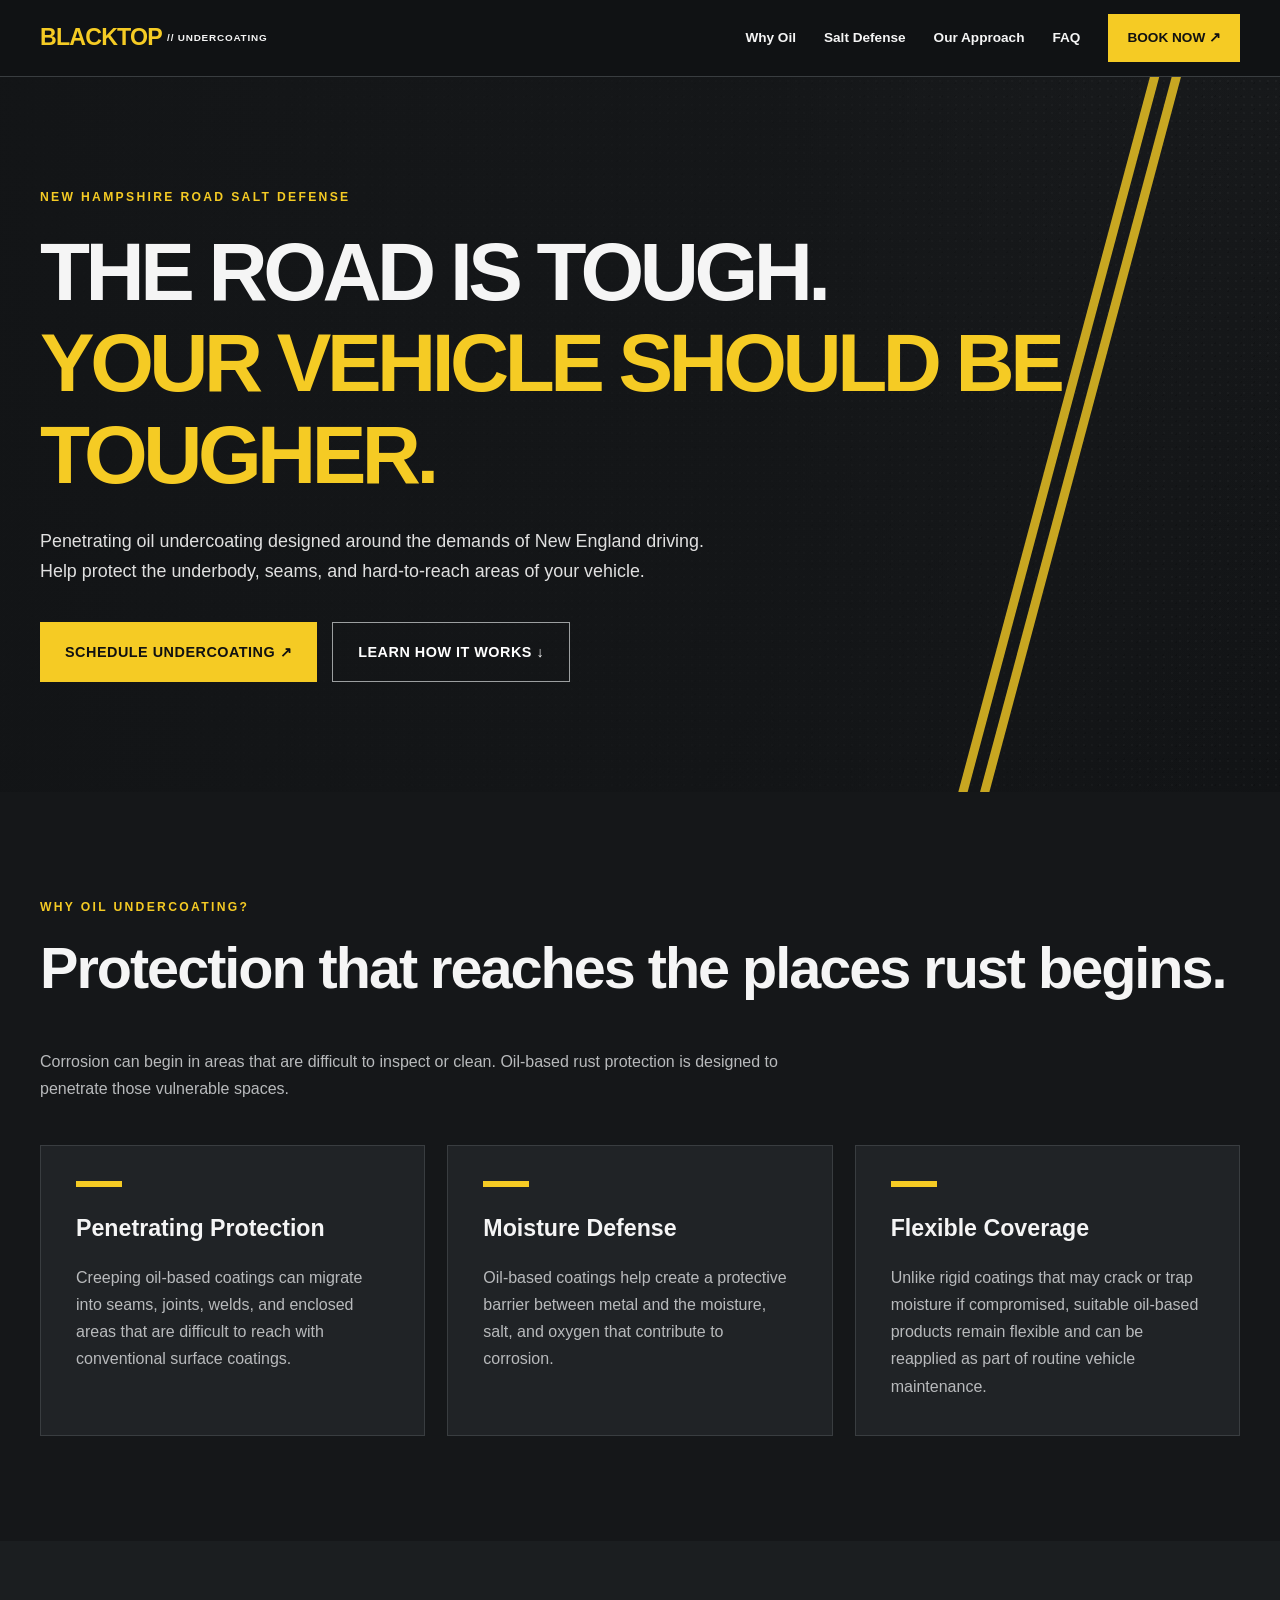
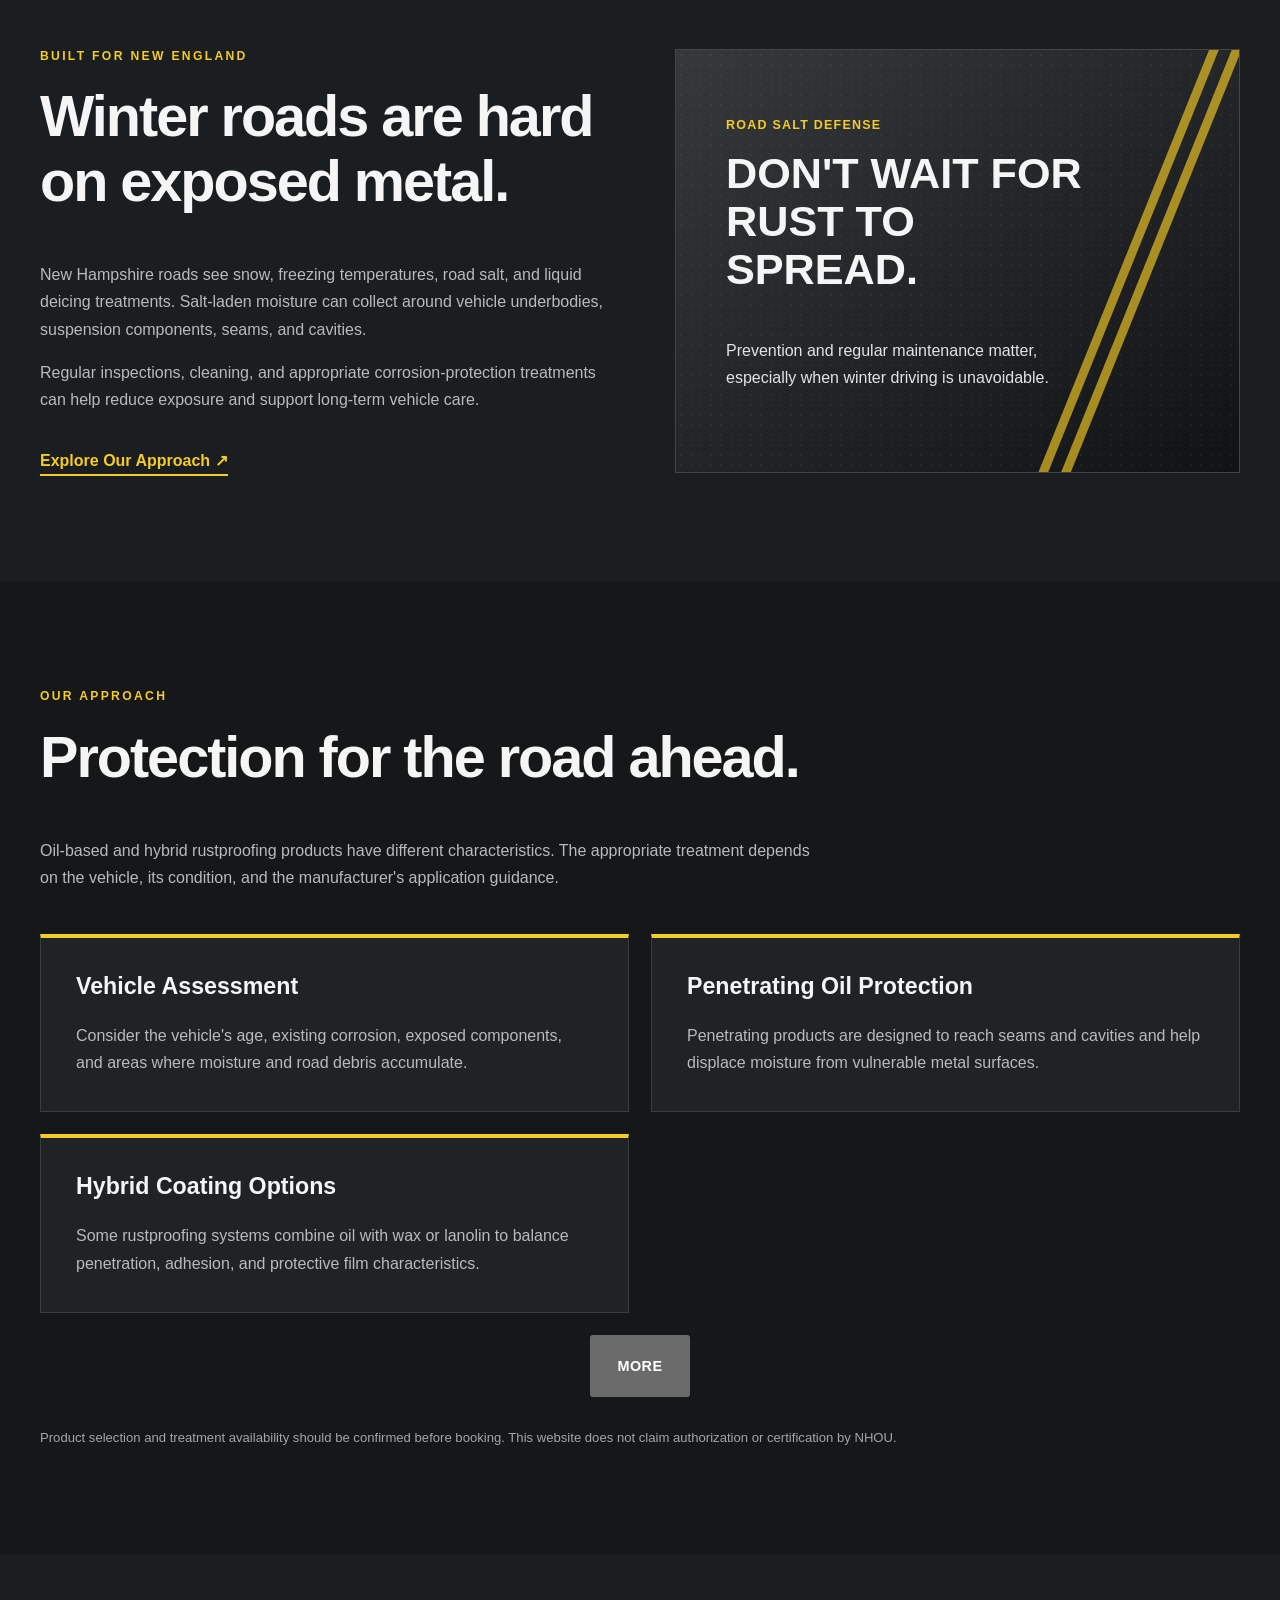
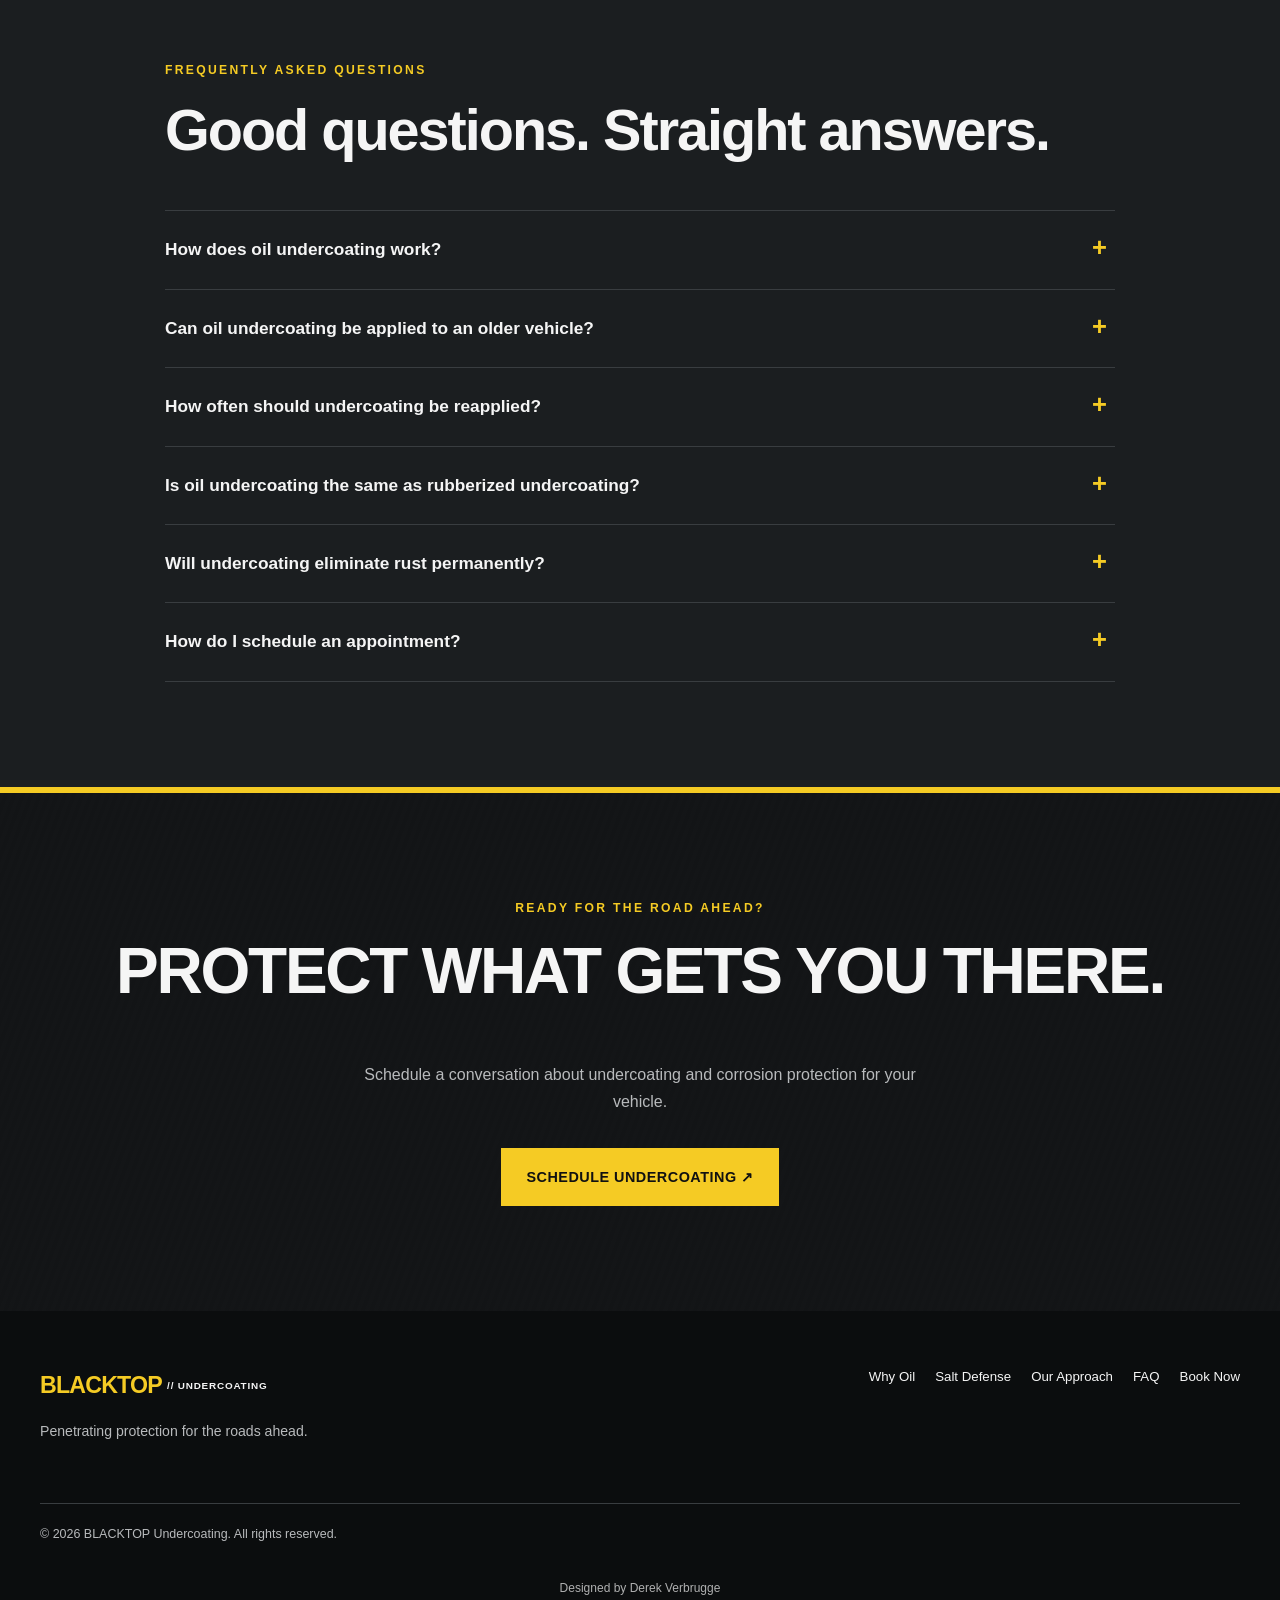
<file: index.html>
<!DOCTYPE html>
<html lang="en">
<head>
  <meta charset="UTF-8">
  <meta name="viewport" content="width=device-width, initial-scale=1.0">
  <meta name="theme-color" content="#151719">
  <meta name="description" content="BLACKTOP Undercoating offers information about penetrating oil rust protection and road salt defense for New Hampshire vehicles. Schedule a consultation online.">

  <title>BLACKTOP Undercoating | New Hampshire Rust Protection</title>

  <link rel="stylesheet" href="css/style.css">
  <script src="js/main.js" defer></script>
</head>

<body>
  <div id="site-header"></div>

  <main id="home">

    <!-- HERO -->
    <section class="hero" aria-labelledby="hero-title">
      <div class="road-lines" aria-hidden="true"></div>

      <div class="container hero-content">
        <p class="eyebrow">NEW HAMPSHIRE ROAD SALT DEFENSE</p>

        <h1 id="hero-title">
          THE ROAD IS TOUGH.
          <span>YOUR VEHICLE SHOULD BE TOUGHER.</span>
        </h1>

        <p class="hero-description">
          Penetrating oil undercoating designed around the
          demands of New England driving. Help protect the
          underbody, seams, and hard-to-reach areas of your vehicle.
        </p>

        <div class="hero-actions">
          <a
            class="button button-yellow"
            href="https://calendar.app.google/Tuo6mK3f19tUUhBQ7"
            target="_blank"
            rel="noopener noreferrer"
          >
            Schedule Undercoating ↗
          </a>

          <a class="button button-outline" href="#why-oil">
            Learn How It Works ↓
          </a>
        </div>
      </div>
    </section>

    <!-- BENEFITS -->
    <section id="why-oil" class="section">
      <div class="container">
        <p class="eyebrow">WHY OIL UNDERCOATING?</p>
        <h2>Protection that reaches the places rust begins.</h2>

        <p class="section-intro">
          Corrosion can begin in areas that are difficult to
          inspect or clean. Oil-based rust protection is designed
          to penetrate those vulnerable spaces.
        </p>

        <div class="card-grid">

          <article class="feature-card">
            <div class="feature-mark" aria-hidden="true"></div>
            <h3>Penetrating Protection</h3>
            <p>
              Creeping oil-based coatings can migrate into seams,
              joints, welds, and enclosed areas that are difficult
              to reach with conventional surface coatings.
            </p>
          </article>

          <article class="feature-card">
            <div class="feature-mark" aria-hidden="true"></div>
            <h3>Moisture Defense</h3>
            <p>
              Oil-based coatings help create a protective barrier
              between metal and the moisture, salt, and oxygen
              that contribute to corrosion.
            </p>
          </article>

          <article class="feature-card">
            <div class="feature-mark" aria-hidden="true"></div>
            <h3>Flexible Coverage</h3>
            <p>
              Unlike rigid coatings that may crack or trap
              moisture if compromised, suitable oil-based
              products remain flexible and can be reapplied
              as part of routine vehicle maintenance.
            </p>
          </article>

        </div>
      </div>
    </section>

    <!-- SALT DEFENSE -->
    <section id="salt-defense" class="section section-alt">
      <div class="container split-layout">

        <div>
          <p class="eyebrow">BUILT FOR NEW ENGLAND</p>
          <h2>Winter roads are hard on exposed metal.</h2>

          <p>
            New Hampshire roads see snow, freezing temperatures,
            road salt, and liquid deicing treatments. Salt-laden
            moisture can collect around vehicle underbodies,
            suspension components, seams, and cavities.
          </p>

          <p>
            Regular inspections, cleaning, and appropriate
            corrosion-protection treatments can help reduce
            exposure and support long-term vehicle care.
          </p>

          <a class="text-link" href="#approach">
            Explore Our Approach ↗
          </a>
        </div>

        <div class="asphalt-panel">
          <div class="panel-road-line" aria-hidden="true"></div>

          <p class="panel-kicker">ROAD SALT DEFENSE</p>
          <h3>DON'T WAIT FOR RUST TO SPREAD.</h3>
          <p>
            Prevention and regular maintenance matter,
            especially when winter driving is unavoidable.
          </p>
        </div>

      </div>
    </section>

    <!-- APPROACH -->
    <section id="approach" class="section">
      <div class="container">
        <p class="eyebrow">OUR APPROACH</p>
        <h2>Protection for the road ahead.</h2>

        <p class="section-intro">
          Oil-based and hybrid rustproofing products have
          different characteristics. The appropriate treatment
          depends on the vehicle, its condition, and the
          manufacturer's application guidance.
        </p>

        <div class="approach-grid">

          <article class="approach-card">
            <h3>Vehicle Assessment</h3>
            <p>
              Consider the vehicle's age, existing corrosion,
              exposed components, and areas where moisture
              and road debris accumulate.
            </p>
          </article>

          <article class="approach-card">
            <h3>Penetrating Oil Protection</h3>
            <p>
              Penetrating products are designed to reach
              seams and cavities and help displace moisture
              from vulnerable metal surfaces.
            </p>
          </article>

          <article class="approach-card">
            <h3>Hybrid Coating Options</h3>
            <p>
              Some rustproofing systems combine oil with wax
              or lanolin to balance penetration, adhesion,
              and protective film characteristics.
            </p>
          </article>

          <article class="approach-card" hidden>
            <h3>Ongoing Maintenance</h3>
            <p>
              Periodic inspection and reapplication, when
              recommended for the chosen product, help
              maintain coverage over time.
            </p>
          </article><button type="button" id="more-cards" aria-expanded="false" class="button" style="grid-column:1/-1;justify-self:center">More</button>

        </div>

        <p class="disclaimer">
          Product selection and treatment availability should be
          confirmed before booking. This website does not claim
          authorization or certification by NHOU.
        </p>
      </div>
    </section>

    <!-- FAQ -->
    <section id="faq" class="section section-alt">
      <div class="container faq-container">
        <p class="eyebrow">FREQUENTLY ASKED QUESTIONS</p>
        <h2>Good questions. Straight answers.</h2>

        <div class="faq-list">

          <details>
            <summary>How does oil undercoating work?</summary>
            <p>
              Oil-based undercoating creates a protective film
              on suitable metal surfaces. Penetrating formulas
              can creep into seams and cavities, helping
              limit contact with moisture and road salt.
            </p>
          </details>

          <details>
            <summary>Can oil undercoating be applied to an older vehicle?</summary>
            <p>
              Some penetrating oil products are intended for
              vehicles with existing surface corrosion.
              Significant rust, structural deterioration,
              and loose material should be assessed before
              treatment. Undercoating does not repair damaged metal.
            </p>
          </details>

          <details>
            <summary>How often should undercoating be reapplied?</summary>
            <p>
              The appropriate interval depends on the product,
              driving conditions, and vehicle condition.
              Some oil-based systems recommend annual maintenance.
              Always follow the specific product guidance.
            </p>
          </details>

          <details>
            <summary>Is oil undercoating the same as rubberized undercoating?</summary>
            <p>
              No. Oil-based coatings are generally designed
              to remain flexible and penetrate vulnerable areas.
              Rubberized coatings form a different type of film
              and can require different preparation and maintenance.
            </p>
          </details>

          <details>
            <summary>Will undercoating eliminate rust permanently?</summary>
            <p>
              No corrosion-protection treatment can guarantee
              that rust will never develop. Good coverage,
              correct application, cleaning, and maintenance
              can help reduce corrosion risk.
            </p>
          </details>

          <details>
            <summary>How do I schedule an appointment?</summary>
            <p>
              Use the Schedule Undercoating button to open
              the Google Calendar appointment page and choose
              an available time.
            </p>
          </details>

        </div>
      </div>
    </section>

    <!-- BOOKING -->
    <section id="booking" class="booking-cta">
      <div class="container">
        <p class="eyebrow">READY FOR THE ROAD AHEAD?</p>
        <h2>Protect what gets you there.</h2>

        <p>
          Schedule a conversation about undercoating and
          corrosion protection for your vehicle.
        </p>

        <a
          class="button button-yellow"
          href="https://calendar.app.google/Tuo6mK3f19tUUhBQ7"
          target="_blank"
          rel="noopener noreferrer"
        >
          Schedule Undercoating ↗
        </a>
      </div>
    </section>

  </main>

  <div id="site-footer"></div>
<script>document.getElementById('more-cards').addEventListener('click',e=>{const b=e.currentTarget,open=b.getAttribute('aria-expanded')!=='true';document.querySelectorAll('.approach-card').forEach((c,i)=>c.hidden=i>=3&&!open);b.setAttribute('aria-expanded',String(open));b.textContent=open?'Show less':'More'});</script></body>
</html>
</file>
<file: css/style.css>
:root {
  color-scheme: dark;
  --background: #151719;
  --surface: #202326;
  --surface-alt: #1b1e20;
  --yellow: #f5cb24;
  --yellow-hover: #ffdc4f;
  --white: #f5f5f5;
  --muted: #b8babc;
  --border: #393d40;
  --header-height: 76px;
}

* {
  box-sizing: border-box;
}

html {
  scroll-behavior: smooth;
  scroll-padding-top: 90px;
}

body {
  margin: 0;
  background: var(--background);
  color: var(--white);
  font-family: Arial, Helvetica, sans-serif;
  font-size: 16px;
  line-height: 1.7;
}

body.menu-open {
  overflow: hidden;
}

a {
  color: inherit;
  text-decoration: none;
}

button {
  font: inherit;
}

a:focus-visible,
button:focus-visible,
summary:focus-visible {
  outline: 3px solid var(--yellow);
  outline-offset: 4px;
}

.container {
  width: min(1200px, calc(100% - 48px));
  margin-inline: auto;
}

h1, h2, h3, p {
  margin-top: 0;
}

h1, h2, h3 {
  line-height: 1.12;
}

h2 {
  font-size: clamp(2.2rem, 4.5vw, 3.7rem);
  letter-spacing: -0.035em;
}

h3 {
  font-size: 1.45rem;
}

.eyebrow {
  color: var(--yellow);
  font-size: .76rem;
  font-weight: 800;
  letter-spacing: .19em;
  text-transform: uppercase;
  margin-bottom: 18px;
}

.section {
  padding: 105px 0;
}

.section-alt {
  background: var(--surface-alt);
}

.section-intro {
  max-width: 780px;
  color: var(--muted);
  margin-bottom: 42px;
}

.button {
  display: inline-flex;
  justify-content: center;
  align-items: center;
  padding: 17px 25px;
  min-height: 55px;
  font-size: .9rem;
  font-weight: 800;
  text-transform: uppercase;
  letter-spacing: .035em;
  transition: background .2s, transform .2s;
}

.button:hover {
  transform: translateY(-2px);
}

.button-yellow {
  background: var(--yellow);
  color: #111;
}

.button-yellow:hover {
  background: var(--yellow-hover);
}

.button-outline {
  border: 1px solid #9c9fa0;
  color: white;
}

.button-outline:hover {
  background: #ffffff18;
}

/* Header */

.site-header {
  position: sticky;
  top: 0;
  z-index: 1000;
  background: #101214;
  border-bottom: 1px solid var(--border);
}

.header-inner {
  min-height: var(--header-height);
  display: flex;
  align-items: center;
  justify-content: space-between;
  gap: 25px;
}

.logo {
  font-size: 1.45rem;
  font-weight: 900;
  color: var(--yellow);
  letter-spacing: -.035em;
  white-space: nowrap;
}

.logo span {
  font-size: .62rem;
  color: var(--white);
  letter-spacing: .08em;
  vertical-align: middle;
}

.primary-navigation {
  display: flex;
  align-items: center;
  gap: 28px;
}

.primary-navigation a {
  font-size: .85rem;
  font-weight: 700;
  transition: color .2s;
}

.primary-navigation a:hover {
  color: var(--yellow);
}

.primary-navigation .nav-book {
  background: var(--yellow);
  color: #111;
  padding: 12px 19px;
  text-transform: uppercase;
}

.primary-navigation .nav-book:hover {
  color: #111;
  background: var(--yellow-hover);
}

.menu-toggle {
  display: none;
}

/* Asphalt hero */

.hero {
  position: relative;
  isolation: isolate;
  overflow: hidden;
  min-height: 660px;
  display: flex;
  align-items: center;
  background-color: #232527;
  background-image:
    radial-gradient(#ffffff09 1px, transparent 1px),
    radial-gradient(#00000030 1px, transparent 1px),
    linear-gradient(125deg, #292b2d, #111315);
  background-size: 8px 8px, 13px 13px, cover;
}

.hero::before {
  content: "";
  position: absolute;
  inset: 0;
  z-index: -1;
  background: linear-gradient(
    90deg,
    #111315eb 0%,
    #111315bb 60%,
    #11131520 100%
  );
}

.road-lines {
  position: absolute;
  top: -20%;
  right: 16%;
  height: 150%;
  width: 30px;
  border-left: 9px solid var(--yellow);
  border-right: 9px solid var(--yellow);
  transform: rotate(15deg);
  opacity: .8;
  pointer-events: none;
}

.hero-content {
  position: relative;
  padding: 110px 0;
}

.hero h1 {
  max-width: 1080px;
  font-size: clamp(3rem, 6.4vw, 6rem);
  font-weight: 900;
  letter-spacing: -.055em;
  margin-bottom: 25px;
}

.hero h1 span {
  display: block;
  color: var(--yellow);
}

.hero-description {
  max-width: 670px;
  color: #e0e0e0;
  font-size: 1.12rem;
}

.hero-actions {
  display: flex;
  flex-wrap: wrap;
  gap: 15px;
  margin-top: 35px;
}

/* Benefits */

.card-grid {
  display: grid;
  grid-template-columns: repeat(3, minmax(0, 1fr));
  gap: 22px;
}

.feature-card,
.approach-card {
  padding: 35px;
  background: var(--surface);
  border: 1px solid var(--border);
  transition: border-color .2s, transform .2s;
}

.feature-card:hover,
.approach-card:hover {
  border-color: var(--yellow);
  transform: translateY(-3px);
}

.feature-mark {
  width: 46px;
  height: 6px;
  background: var(--yellow);
  margin-bottom: 28px;
}

.feature-card p,
.approach-card p {
  color: var(--muted);
  margin-bottom: 0;
}

/* Salt defense */

.split-layout {
  display: grid;
  grid-template-columns: 1fr 1fr;
  gap: 70px;
  align-items: center;
}

.split-layout > div:first-child p:not(.eyebrow) {
  color: var(--muted);
}

.text-link {
  display: inline-block;
  margin-top: 18px;
  color: var(--yellow);
  font-weight: 800;
  border-bottom: 2px solid var(--yellow);
}

.asphalt-panel {
  position: relative;
  overflow: hidden;
  min-height: 420px;
  padding: 65px 50px;
  display: flex;
  flex-direction: column;
  justify-content: end;
  background:
    radial-gradient(#ffffff0a 1px, transparent 1px),
    linear-gradient(145deg, #36393b, #101214);
  background-size: 10px 10px, cover;
  border: 1px solid #454545;
}

.panel-road-line {
  position: absolute;
  width: 30px;
  height: 160%;
  right: 15%;
  top: -30%;
  border-left: 9px solid var(--yellow);
  border-right: 9px solid var(--yellow);
  transform: rotate(22deg);
  opacity: .65;
}

.panel-kicker {
  color: var(--yellow);
  font-weight: 800;
  letter-spacing: .1em;
  font-size: .78rem;
  position: relative;
}

.asphalt-panel h3 {
  position: relative;
  max-width: 360px;
  font-size: 2.7rem;
  font-weight: 900;
}

.asphalt-panel > p:last-child {
  position: relative;
  max-width: 370px;
  color: #e3e3e3;
}

/* Approach */

.approach-grid {
  display: grid;
  grid-template-columns: repeat(2, minmax(0, 1fr));
  gap: 22px;
}

.approach-card {
  border-top: 4px solid var(--yellow);
}

.disclaimer {
  color: #a3a6a8;
  font-size: .82rem;
  margin: 30px 0 0;
}

/* FAQ */

.faq-container {
  max-width: 950px;
}

.faq-list {
  margin-top: 40px;
  border-top: 1px solid var(--border);
}

.faq-list details {
  border-bottom: 1px solid var(--border);
}

.faq-list summary {
  position: relative;
  padding: 24px 45px 24px 0;
  cursor: pointer;
  font-size: 1.08rem;
  font-weight: 700;
  list-style: none;
}

.faq-list summary::-webkit-details-marker {
  display: none;
}

.faq-list summary::after {
  content: "+";
  position: absolute;
  right: 8px;
  color: var(--yellow);
  font-size: 1.6rem;
  top: 15px;
}

.faq-list details[open] summary::after {
  content: "−";
}

.faq-list details p {
  max-width: 750px;
  padding-bottom: 22px;
  color: var(--muted);
}

/* Booking */

.booking-cta {
  padding: 105px 0;
  text-align: center;
  background:
    linear-gradient(#111315e8, #111315e8),
    repeating-linear-gradient(
      110deg,
      #292b2d 0,
      #292b2d 4px,
      #202224 4px,
      #202224 8px
    );
  border-top: 6px solid var(--yellow);
}

.booking-cta h2 {
  font-size: clamp(2.7rem, 5vw, 4.7rem);
  text-transform: uppercase;
}

.booking-cta p:not(.eyebrow) {
  max-width: 610px;
  margin: 0 auto 32px;
  color: var(--muted);
}

/* Footer */

.site-footer {
  background: #0b0d0e;
  padding-top: 55px;
}

.footer-main {
  display: flex;
  justify-content: space-between;
  align-items: start;
  gap: 30px;
  padding-bottom: 45px;
}

.footer-brand p {
  margin-top: 15px;
  color: var(--muted);
  font-size: .88rem;
}

.footer-navigation {
  display: flex;
  flex-wrap: wrap;
  gap: 20px;
  font-size: .83rem;
}

.footer-navigation a:hover {
  color: var(--yellow);
}

.footer-bottom {
  border-top: 1px solid var(--border);
  padding: 20px 0;
  color: var(--muted);
  font-size: .78rem;
}

.footer-bottom p {
  margin: 0;
}

/* Tablet */

@media (max-width: 1000px) {
  .primary-navigation {
    gap: 15px;
  }

  .primary-navigation a {
    font-size: .76rem;
  }

  .card-grid {
    grid-template-columns: 1fr 1fr;
  }

  .split-layout {
    gap: 35px;
  }
}

/* Mobile navigation and layout */

@media (max-width: 760px) {
  :root {
    --header-height: 70px;
  }

  .container {
    width: calc(100% - 32px);
  }

  .logo {
    font-size: 1.22rem;
  }

  .logo span {
    font-size: .53rem;
  }

  .menu-toggle {
    display: flex;
    width: 44px;
    height: 44px;
    padding: 10px;
    flex-direction: column;
    justify-content: center;
    gap: 5px;
    background: transparent;
    border: 1px solid var(--border);
    cursor: pointer;
  }

  .menu-toggle span {
    display: block;
    width: 100%;
    height: 2px;
    background: var(--yellow);
    transition: transform .2s, opacity .2s;
  }

  .menu-toggle[aria-expanded="true"] span:first-child {
    transform: translateY(7px) rotate(45deg);
  }

  .menu-toggle[aria-expanded="true"] span:nth-child(2) {
    opacity: 0;
  }

  .menu-toggle[aria-expanded="true"] span:last-child {
    transform: translateY(-7px) rotate(-45deg);
  }

  .primary-navigation {
    display: none;
    position: absolute;
    top: var(--header-height);
    left: 0;
    right: 0;
    max-height: calc(100dvh - var(--header-height));
    overflow-y: auto;
    flex-direction: column;
    align-items: stretch;
    gap: 0;
    padding: 10px 16px 20px;
    background: #101214;
    border-bottom: 2px solid var(--yellow);
    box-shadow: 0 15px 30px #0009;
    z-index: 1001;
  }

  .primary-navigation.is-open {
    display: flex;
  }

  .primary-navigation a {
    display: block;
    padding: 15px 12px;
    font-size: .95rem;
    border-bottom: 1px solid var(--border);
  }

  .primary-navigation .nav-book {
    margin-top: 14px;
    padding: 16px;
    text-align: center;
  }

  .hero {
    min-height: 630px;
  }

  .hero-content {
    padding: 95px 0;
  }

  .hero h1 {
    font-size: clamp(2.8rem, 11vw, 4.7rem);
  }

  .road-lines {
    right: 5%;
    opacity: .35;
  }

  .hero-actions {
    flex-direction: column;
    align-items: stretch;
  }

  .section {
    padding: 75px 0;
  }

  .card-grid,
  .approach-grid,
  .split-layout {
    grid-template-columns: 1fr;
  }

  .feature-card,
  .approach-card {
    padding: 28px;
  }

  .asphalt-panel {
    min-height: 360px;
    padding: 35px;
  }

  .asphalt-panel h3 {
    font-size: 2.1rem;
  }

  .booking-cta {
    padding: 80px 0;
  }

  .footer-main {
    flex-direction: column;
  }

  .footer-navigation {
    gap: 14px 20px;
  }
}

@media (prefers-reduced-motion: reduce) {
  html {
    scroll-behavior: auto;
  }

  *,
  *::before,
  *::after {
    transition-duration: 0.01ms !important;
    animation-duration: 0.01ms !important;
  }
}

/* Match the browser's bottom overscroll area to the final footer section. */
html { background-color: #0b0d0e; }

/* Full-width centered footer attribution on mobile and desktop. */
.site-footer > p.template-credit { display:block !important; position:relative; left:auto; right:auto; width:100% !important; max-width:none !important; margin:0.75rem 0 0 !important; padding:0 16px 56px !important; box-sizing:border-box; text-align:center !important; }
.site-footer > p.template-credit > a { display:inline !important; text-decoration:none !important; }

/* Website standards */
a,a:visited,a:hover,a:active,a:focus{text-decoration:none!important}body{min-height:100vh;display:flex;flex-direction:column}main{flex:1}#site-footer{margin-top:auto}.template-credit{font-size:.75rem;text-align:center}.footer-links,.footer-navigation{flex-wrap:wrap} [hidden]{display:none!important}
</file>
